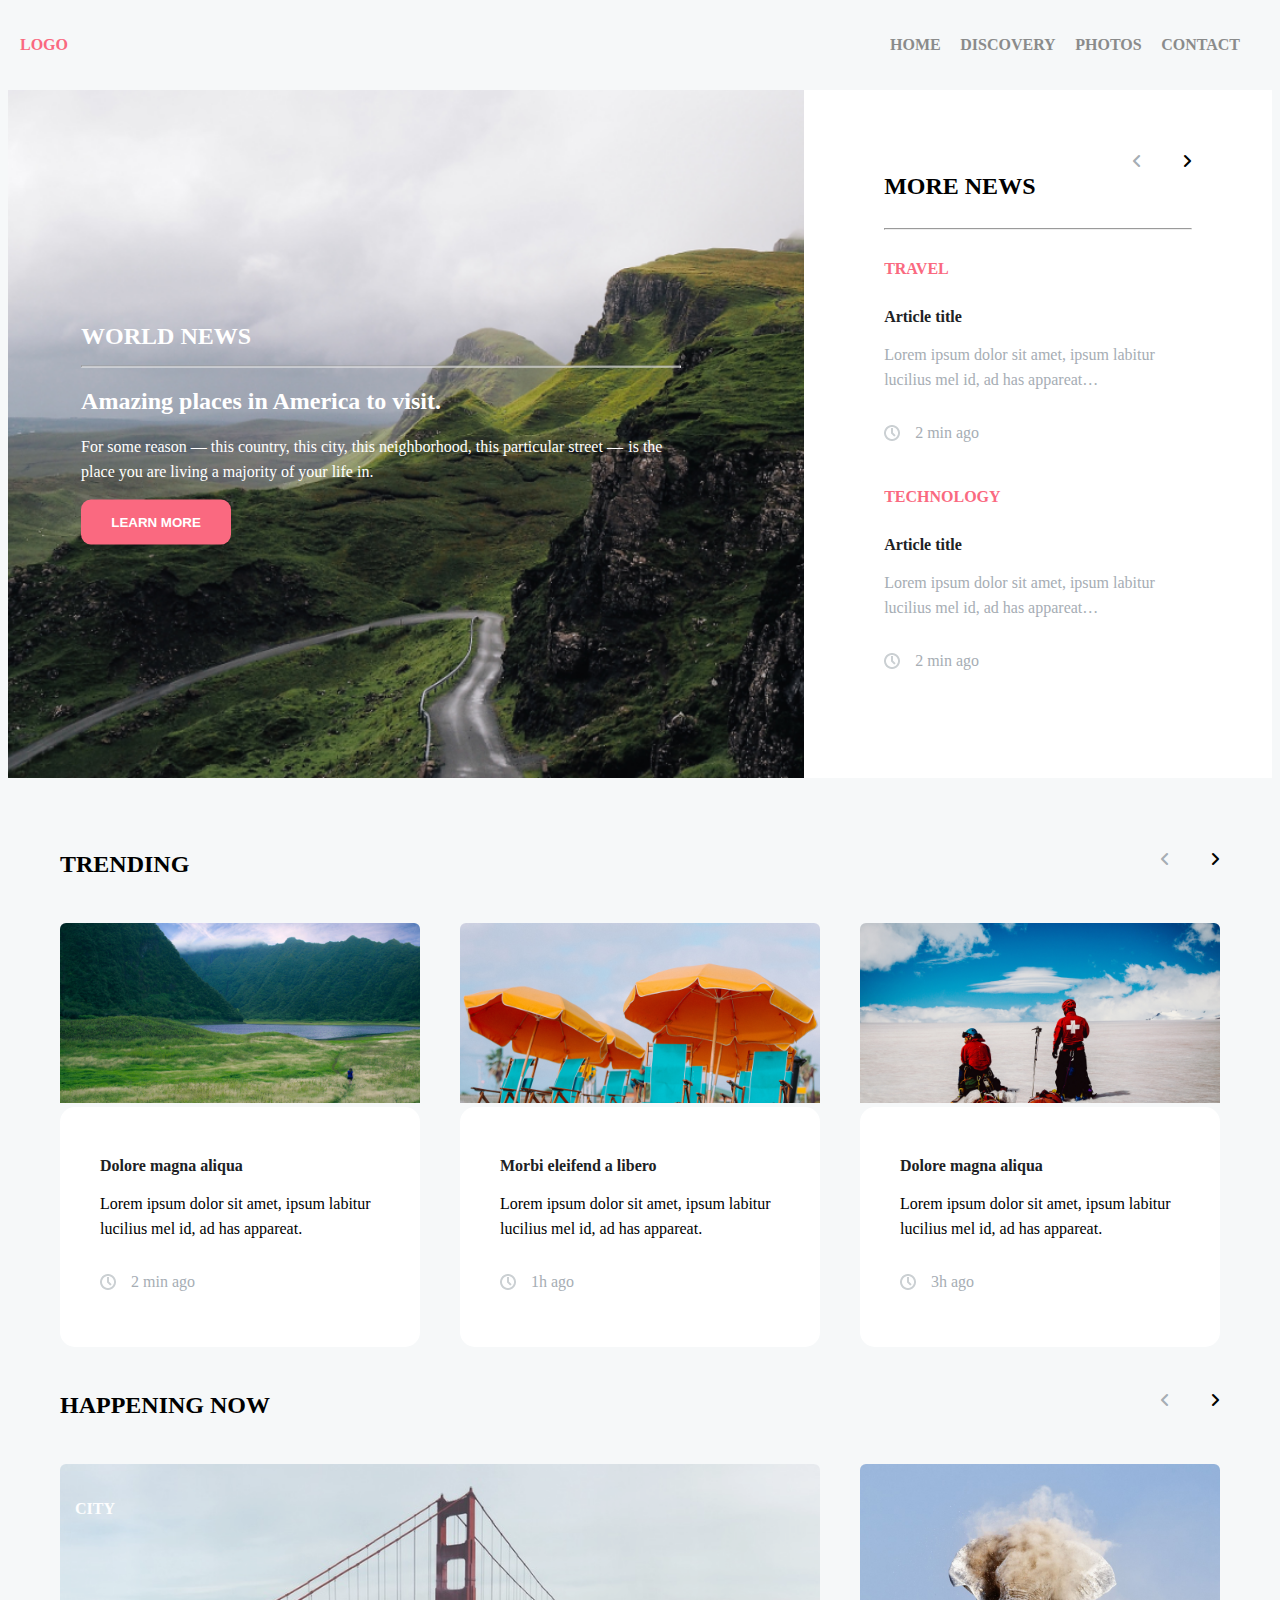
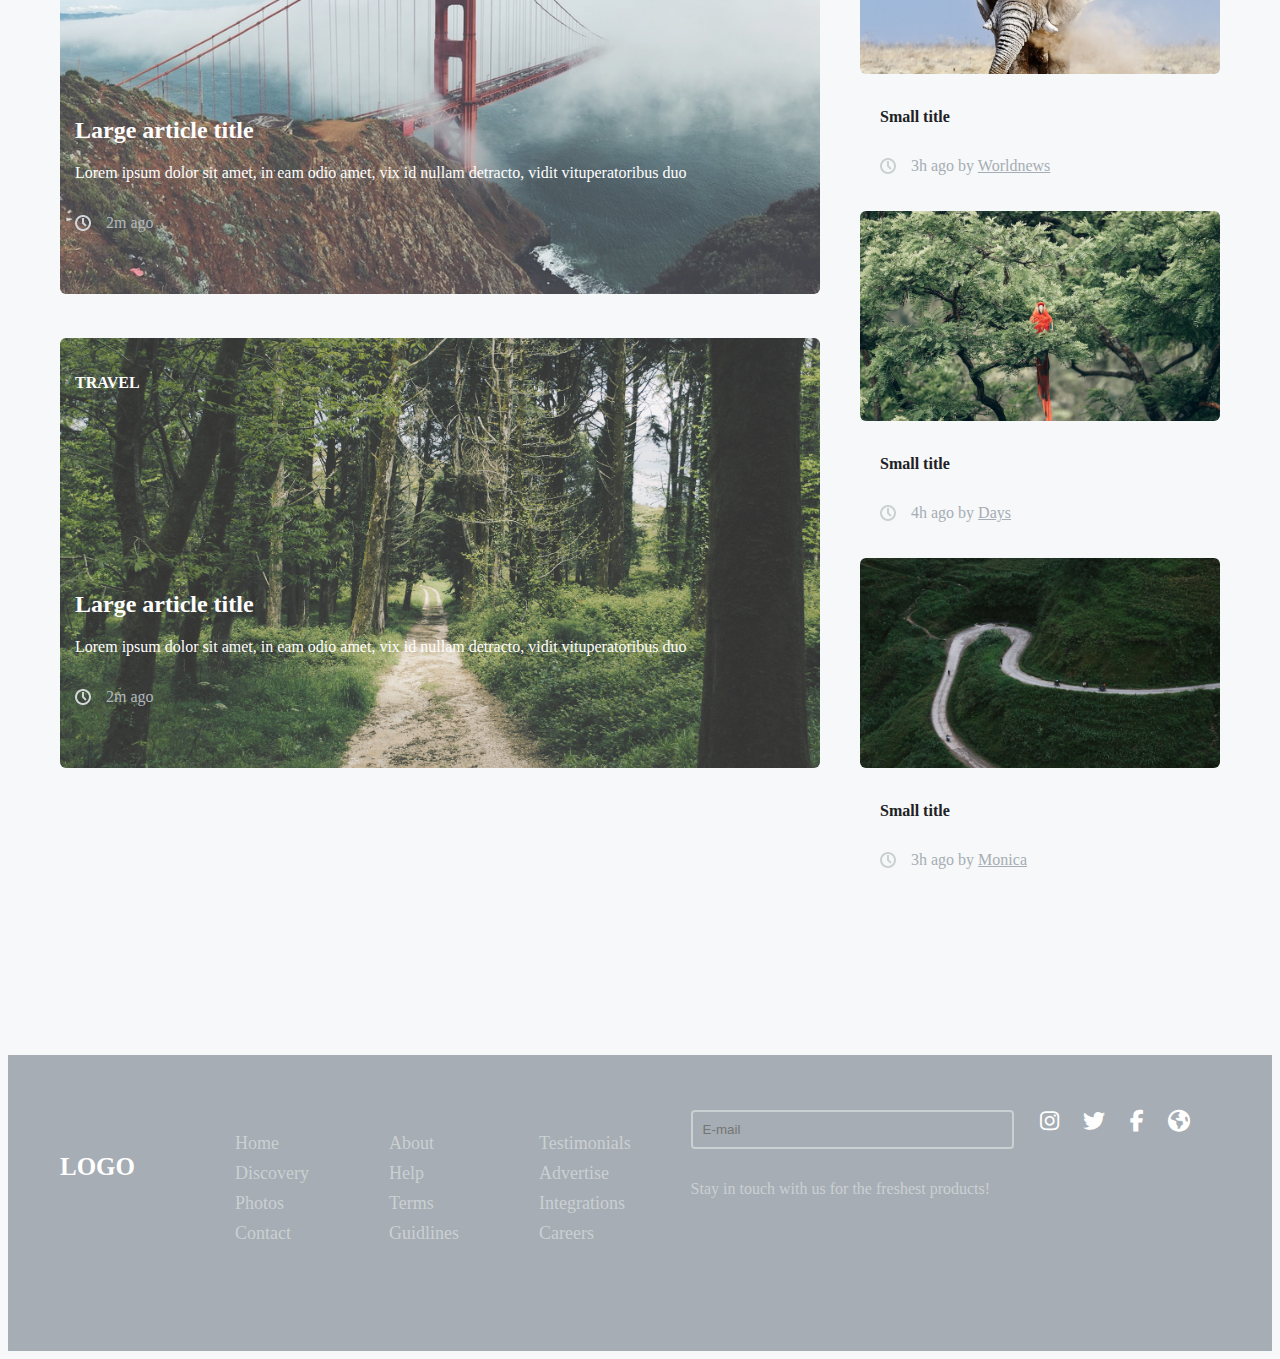
<file: index.html>
<!DOCTYPE html>
<html lang="en">

<head>
    <meta charset="UTF-8">
    <meta http-equiv="X-UA-Compatible" content="IE=edge">
    <meta name="viewport" content="width=device-width, initial-scale=1.0">
    <meta name="description" content="UniLab Assignment">
    <meta name="languages" content="HTML, CSS, JavaScript">
    <meta name="keywords" content="Travel, News">
    <meta name="author" content="Ani Bukhrashvili">
    <title>UNILAB</title>
    <link rel="stylesheet" text="text/css" href="responsive.css">
    <link rel="stylesheet" text="text/css" href="style.css">
    <link rel="stylesheet" href="https://cdnjs.cloudflare.com/ajax/libs/font-awesome/6.1.1/css/all.min.css">
</head>

<body>
    <header class="header-block">
        <div class="logo">
            <a class="logo-link" href="index.html">LOGO</a>
        </div>
        <nav class="nav-block">
            <ul class="nav-ul">
                <li><a class="li-a" href="index.html">HOME</a></li>
                <li><a class="li-a" href="discovery.html">DISCOVERY</a></li>
                <li><a class="li-a" href="photos.html">PHOTOS</a></li>
                <li><a class="li-a" href="#">CONTACT</a></li>
            </ul>
        </nav>
        <div class="hamburger">
            <div class="bar"></div>
            <div class="bar"></div>
            <div class="bar"></div>
        </div>
    </header>

    <section class="section-one">
        <div class="banner-img">
            <div class="banner-text">
                <h1 class="banner-title">WORLD NEWS</h1>
                <hr>
                <h2 class="banner-title">Amazing places in America to visit.</h2>
                <p class="p-text">For some reason — this country, this city, this neighborhood, this particular street —  is the place you are living a majority of your life in.</p>
                <a href="discovery.html"><button class="banner-button">LEARN MORE</button></a>
            </div>
        </div>
        <div class="section-one-text-div">
            <div class="section-one-title-div">
                <h2 class="section-one-title">MORE NEWS</h2>
                <div class="arrows">
                    <i class="fa-solid fa-angle-left grey"></i>
                    <a href="discovery.html"><i class="fa-solid fa-angle-right" style="color: black;"></i> </a>
                </div>
            </div>
            <hr>
            <div class="banner-side">
                <div class="section-one-text">
                    <h3 class="h3-title">TRAVEL</h3>
                    <h4 class="h4-title">Article title</h4>
                    <p class="p-text">Lorem ipsum dolor sit amet, ipsum labitur lucilius mel id, ad has appareat…</p>
                    <div class="clock-div">
                        <img class="img-clock" src="img/time.png" alt="time">
                        <p>2 min ago</p>
                    </div>
                </div>
                <div class="section-one-text">
                    <h3 class="h3-title">TECHNOLOGY</h3>
                    <h4 class="h4-title">Article title</h4>
                    <p class="p-text">Lorem ipsum dolor sit amet, ipsum labitur lucilius mel id, ad has appareat…</p>
                    <div class="clock-div">
                        <img class="img-clock" src="img/time.png" alt="time">
                        <p>2 min ago</p>
                    </div>
                </div>
            </div>
        </div>
    </section>

    <section class="section-two">
        <div class="section-title-div">
            <h2 class="section-title">TRENDING</h2>
            <div class="arrows">
                <i class="fa-solid fa-angle-left grey"></i>
                <a href="discovery.html"><i class="fa-solid fa-angle-right" style="color: black;"></i> </a>
            </div>
        </div>
        <div class="section-two-block">
            <div class="section-two-div">
                <img class="section-two-img" src="img/section2-img1.png" alt="">
                <div class="section-two-text">
                    <h4 class="h4-title">Dolore magna aliqua</h4>
                    <p class="p-text">Lorem ipsum dolor sit amet, ipsum labitur lucilius mel id, ad has appareat.</p>
                    <div class="clock-div">
                        <img class="img-clock" src="img/time.png" alt="time">
                        <p>2 min ago</p>
                    </div>
                </div>
            </div>
            <div class="section-two-div">
                <img class="section-two-img" src="img/section2-img2.png" alt="">
                <div class="section-two-text">
                    <h4 class="h4-title">Morbi eleifend a libero</h4>
                    <p class="p-text">Lorem ipsum dolor sit amet, ipsum labitur lucilius mel id, ad has appareat.</p>
                    <div class="clock-div">
                        <img class="img-clock" src="img/time.png" alt="time">
                        <p>1h ago</p>
                    </div>
                </div>
            </div>
            <div class="section-two-div">
                <img class="section-two-img" src="img/section2-img3.png" alt="">
                <div class="section-two-text">
                    <h4 class="h4-title">Dolore magna aliqua</h4>
                    <p class="p-text">Lorem ipsum dolor sit amet, ipsum labitur lucilius mel id, ad has appareat.</p>
                    <div class="clock-div">
                        <img class="img-clock" src="img/time.png" alt="time">
                        <p>3h ago</p>
                    </div>
                </div>
            </div>
        </div>
    </section>

    <section class="section-three">
        <div class="section-title-div">
            <h2 class="section-title">HAPPENING NOW</h2>
            <div class="arrows">
                <i class="fa-solid fa-angle-left grey"></i>
                <a href="discovery.html"><i class="fa-solid fa-angle-right" style="color: black;"></i> </a>
            </div>
        </div>
        <div class="section-three-block">
            <div class="section-three-left-block">
                <div class="section-three-left-div">
                    <img class="left-img" src="img/section3-img1.png" alt="section3-img1">
                    <h4 class="left-div-title">CITY</h4>
                    <div class="left-div-text">
                        <h4 class="title-h4">Large article title</h4>
                        <p>Lorem ipsum dolor sit amet, in eam odio amet, vix id nullam detracto, vidit vituperatoribus duo</p>
                        <div class="clock-div">
                            <img class="img-clock" src="img/time.png" alt="time">
                            <p>2m ago</p>
                        </div>
                    </div>
                </div>
                <div class="section-three-left-div">
                    <img class="left-img" src="img/section3-img2.png" alt="section3-img2">
                    <h4 class="left-div-title">TRAVEL</h4>
                    <div class="left-div-text">
                        <h4 class="title-h4">Large article title</h4>
                        <p>Lorem ipsum dolor sit amet, in eam odio amet, vix id nullam detracto, vidit vituperatoribus duo</p>
                        <div class="clock-div">
                            <img class="img-clock" src="img/time.png" alt="time">
                            <p>2m ago</p>
                        </div>
                    </div>
                </div>
            </div>

            <div class="section-three-right-div">
                <div class="section-three-div">
                    <img class="right-img" src="img/section3-img3.png" alt="section3-img3">
                    <div class="section-three-text">
                        <h4 class="h4-title">Small title</h4>
                        <div class="clock-div">
                            <img class="img-clock" src="img/time.png" alt="time">
                            <p>3h ago by <span style="text-decoration: underline;">Worldnews</span> </p>
                        </div>
                    </div>
                </div>
                <div class="section-three-div">
                    <img class="right-img" src="img/section3-img4.png" alt="section3-img4">
                    <div class="section-three-text">
                        <h4 class="h4-title">Small title</h4>
                        <div class="clock-div">
                            <img class="img-clock" src="img/time.png" alt="time">
                            <p>4h ago by <span style="text-decoration: underline;">Days</span> </p>
                        </div>
                    </div>
                </div>
                <div class="section-three-div">
                    <img class="right-img" src="img/section3-img5.png" alt="section3-img">
                    <div class="section-three-text">
                        <h4 class="h4-title">Small title</h4>
                        <div class="clock-div">
                            <img class="img-clock" src="img/time.png" alt="time">
                            <p>3h ago by <span style="text-decoration: underline;">Monica</span> </p>
                        </div>
                    </div>
                </div>
            </div>
        </div>
    </section>

    <footer class="footer-block">
        <div class="footer-div">
            <div class="logo-div">
                <h5 class="footer-logo">LOGO</h5>
                <ul class="footer-ul">
                    <li class="footer-li">Home</li>
                    <li class="footer-li">Discovery</li>
                    <li class="footer-li">Photos</li>
                    <li class="footer-li">Contact</li>
                </ul>
                <ul class="footer-ul">
                    <li class="footer-li">About</li>
                    <li class="footer-li">Help</li>
                    <li class="footer-li">Terms</li>
                    <li class="footer-li">Guidlines</li>
                </ul>
                <ul class="footer-ul">
                    <li class="footer-li">Testimonials</li>
                    <li class="footer-li">Advertise</li>
                    <li class="footer-li">Integrations</li>
                    <li class="footer-li">Careers</li>
                </ul>
            </div>
            <div class="email-div">
                <input type="email" id="text" name="text" placeholder="E-mail" class="email-input">
                <p>Stay in touch with us for the freshest products!</p>
            </div>
            <div class="social-icons">
                <i class="fa-brands fa-instagram"></i>
                <i class="fa-brands fa-twitter"></i>
                <i class="fa-brands fa-facebook-f"></i>
                <i class="fa-solid fa-earth-americas"></i>
            </div>
        </div>
    </footer>
    <script src="script.js"></script>
</body>

</html>
</file>
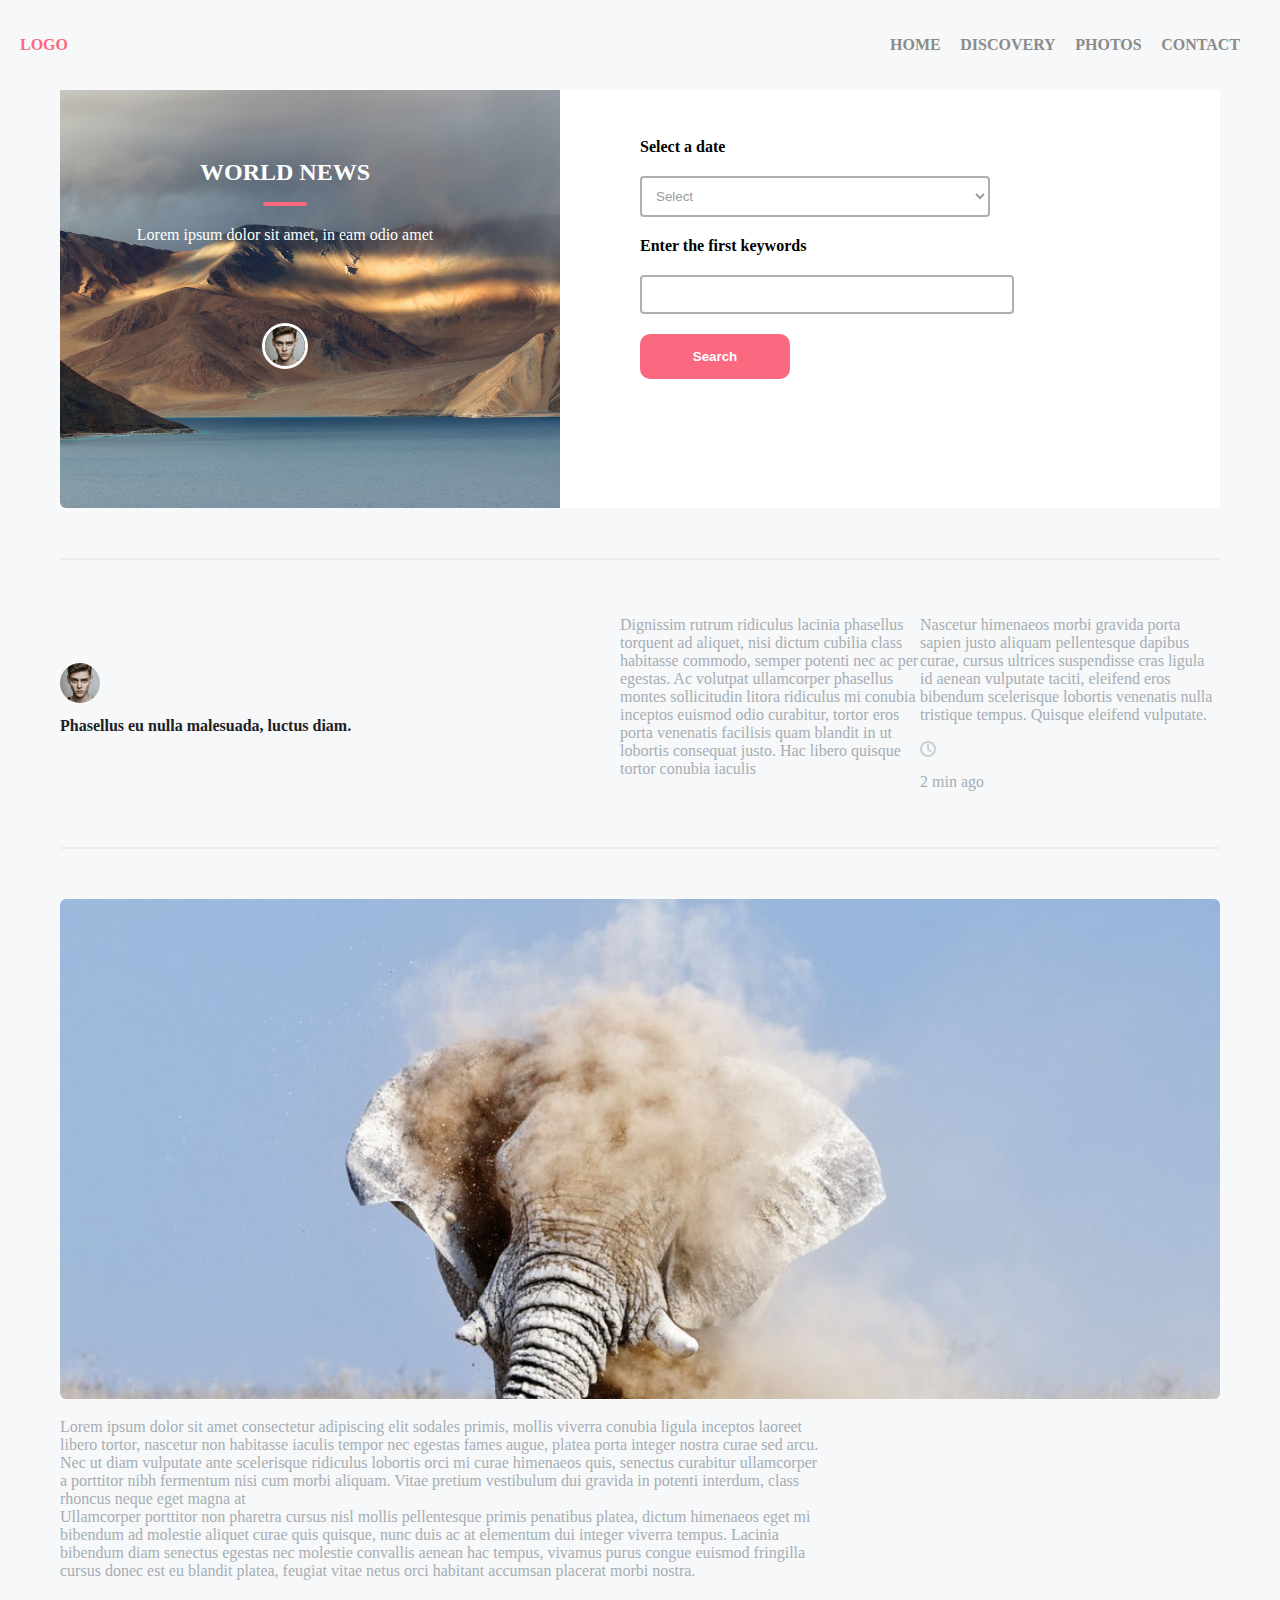
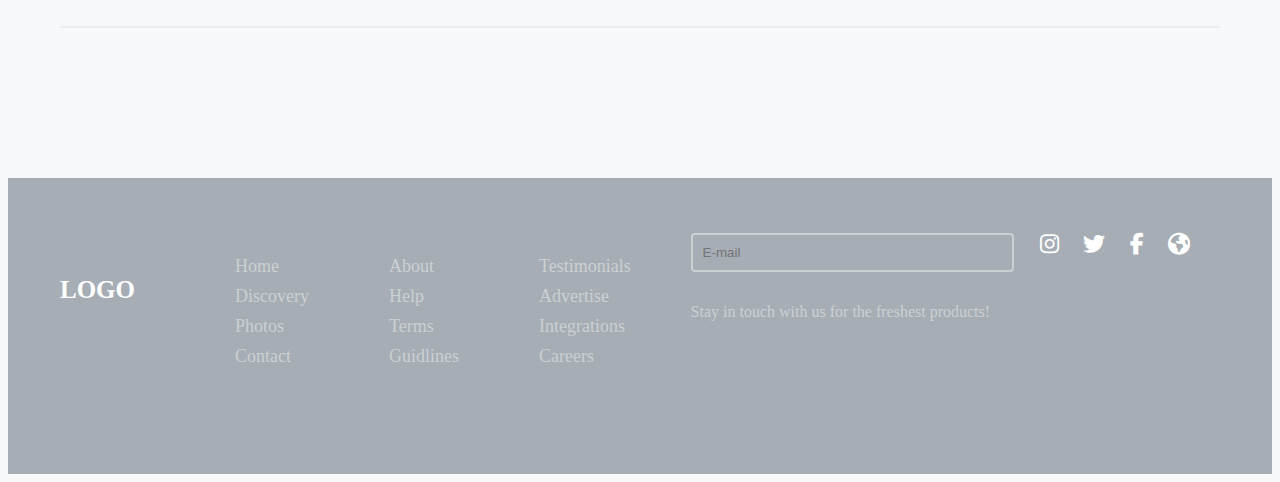
<file: discovery.html>
<!DOCTYPE html>
<html lang="en">

<head>
    <meta charset="UTF-8">
    <meta http-equiv="X-UA-Compatible" content="IE=edge">
    <meta name="viewport" content="width=device-width, initial-scale=1.0">
    <meta name="description" content="UniLab Assignment">
    <meta name="languages" content="HTML, CSS, JavaScript">
    <meta name="keywords" content="Travel, News">
    <meta name="author" content="Ani Bukhrashvili">
    <title>Discovery</title>
    <link rel="stylesheet" text="text/css" href="style.css">
    <link rel="stylesheet" text="text/css" href="responsive.css">
    <link rel="stylesheet" href="https://cdnjs.cloudflare.com/ajax/libs/font-awesome/6.1.1/css/all.min.css">

    <body>

        <header class="header-block">
            <div class="logo">
                <a class="logo-link" href="index.html">LOGO</a>
            </div>
            <nav class="nav-block">
                <ul class="nav-ul">
                    <li><a class="li-a" href="index.html">HOME</a></li>
                    <li><a class="li-a" href="discovery.html">DISCOVERY</a></li>
                    <li><a class="li-a" href="photos.html">PHOTOS</a></li>
                    <li><a class="li-a" href="#">CONTACT</a></li>
                </ul>
            </nav>
            <div class="hamburger">
                <div class="bar"></div>
                <div class="bar"></div>
                <div class="bar"></div>
            </div>
        </header>

        <section>
            <div class="discovery-section-one">
                <div class="discovery-banner-img">
                    <div class="discovery-banner-text">
                        <h1 class="banner-title">WORLD NEWS</h1>
                        <hr class="discovery-line">
                        <p class="p-text">Lorem ipsum dolor sit amet, in eam odio amet</p>
                        <img class="user-image" src="img/user.png" alt="user-img">
                    </div>
                </div>
                <div class="form-block">
                    <form action="#">
                        <label for="date">Select a date</label>
                        <div class="select-div">
                            <select id="date" name="" form="">
                            <option value="default">Select</option>
                            <option value="date">25-MAY_2022</option>
                        </select>
                        </div>

                        <label for="text">Enter the first keywords</label>
                        <div>
                            <input type="text" id="text" name="text" placeholder="">
                        </div>
                        <button class="banner-button">Search</button>
                    </form>
                </div>
            </div>
        </section>


        <section>
            <div class="discovery-section-two">
                <div class="discovery-section-div">
                    <img src="img/user.png" alt="user-img">
                    <h5 class="h4-title">Phasellus eu nulla malesuada, luctus diam.</h5>
                </div>
                <div class="discovery-section-text">
                    <div class="discovery-section-div">
                        <p>Dignissim rutrum ridiculus lacinia phasellus torquent ad aliquet, nisi dictum cubilia class habitasse commodo, semper potenti nec ac per egestas. Ac volutpat ullamcorper phasellus montes sollicitudin litora ridiculus mi conubia
                            inceptos euismod odio curabitur, tortor eros porta venenatis facilisis quam blandit in ut lobortis consequat justo. Hac libero quisque tortor conubia iaculis </p>
                    </div>
                    <div class="discovery-section-div">
                        <p>Nascetur himenaeos morbi gravida porta sapien justo aliquam pellentesque dapibus curae, cursus ultrices suspendisse cras ligula id aenean vulputate taciti, eleifend eros bibendum scelerisque lobortis venenatis nulla tristique tempus.
                            Quisque eleifend vulputate.</p>
                        <div class="clock">
                            <img class="img-clock" src="img/time.png" alt="time">
                            <p>2 min ago</p>
                        </div>
                    </div>
                </div>
            </div>
        </section>
        <section>
            <div class="discovery-section-three">
                <img class="discovery-img" src="img/discovery-img.png" alt="discovery-img">
                <p class="discovery-text">Lorem ipsum dolor sit amet consectetur adipiscing elit sodales primis, mollis viverra conubia ligula inceptos laoreet libero tortor, nascetur non habitasse iaculis tempor nec egestas fames augue, platea porta integer nostra curae sed arcu.
                    Nec ut diam vulputate ante scelerisque ridiculus lobortis orci mi curae himenaeos quis, senectus curabitur ullamcorper a porttitor nibh fermentum nisi cum morbi aliquam. Vitae pretium vestibulum dui gravida in potenti interdum, class
                    rhoncus neque eget magna at <br> Ullamcorper porttitor non pharetra cursus nisl mollis pellentesque primis penatibus platea, dictum himenaeos eget mi bibendum ad molestie aliquet curae quis quisque, nunc duis ac at elementum dui integer
                    viverra tempus. Lacinia bibendum diam senectus egestas nec molestie convallis aenean hac tempus, vivamus purus congue euismod fringilla cursus donec est eu blandit platea, feugiat vitae netus orci habitant accumsan placerat morbi nostra.</p>
            </div>
        </section>

        <footer class="footer-block">
            <div class="footer-div">
                <div class="logo-div">
                    <h5 class="footer-logo">LOGO</h5>
                    <ul class="footer-ul">
                        <li class="footer-li">Home</li>
                        <li class="footer-li">Discovery</li>
                        <li class="footer-li">Photos</li>
                        <li class="footer-li">Contact</li>
                    </ul>
                    <ul class="footer-ul">
                        <li class="footer-li">About</li>
                        <li class="footer-li">Help</li>
                        <li class="footer-li">Terms</li>
                        <li class="footer-li">Guidlines</li>
                    </ul>
                    <ul class="footer-ul">
                        <li class="footer-li">Testimonials</li>
                        <li class="footer-li">Advertise</li>
                        <li class="footer-li">Integrations</li>
                        <li class="footer-li">Careers</li>
                    </ul>
                </div>
                <div class="email-div">
                    <input type="email" id="text" name="text" placeholder="E-mail" class="email-input">
                    <p>Stay in touch with us for the freshest products!</p>
                </div>
                <div class="social-icons">
                    <i class="fa-brands fa-instagram"></i>
                    <i class="fa-brands fa-twitter"></i>
                    <i class="fa-brands fa-facebook-f"></i>
                    <i class="fa-solid fa-earth-americas"></i>
                </div>
            </div>
        </footer>
        <script src="script.js"></script>


    </body>

</html>
</file>
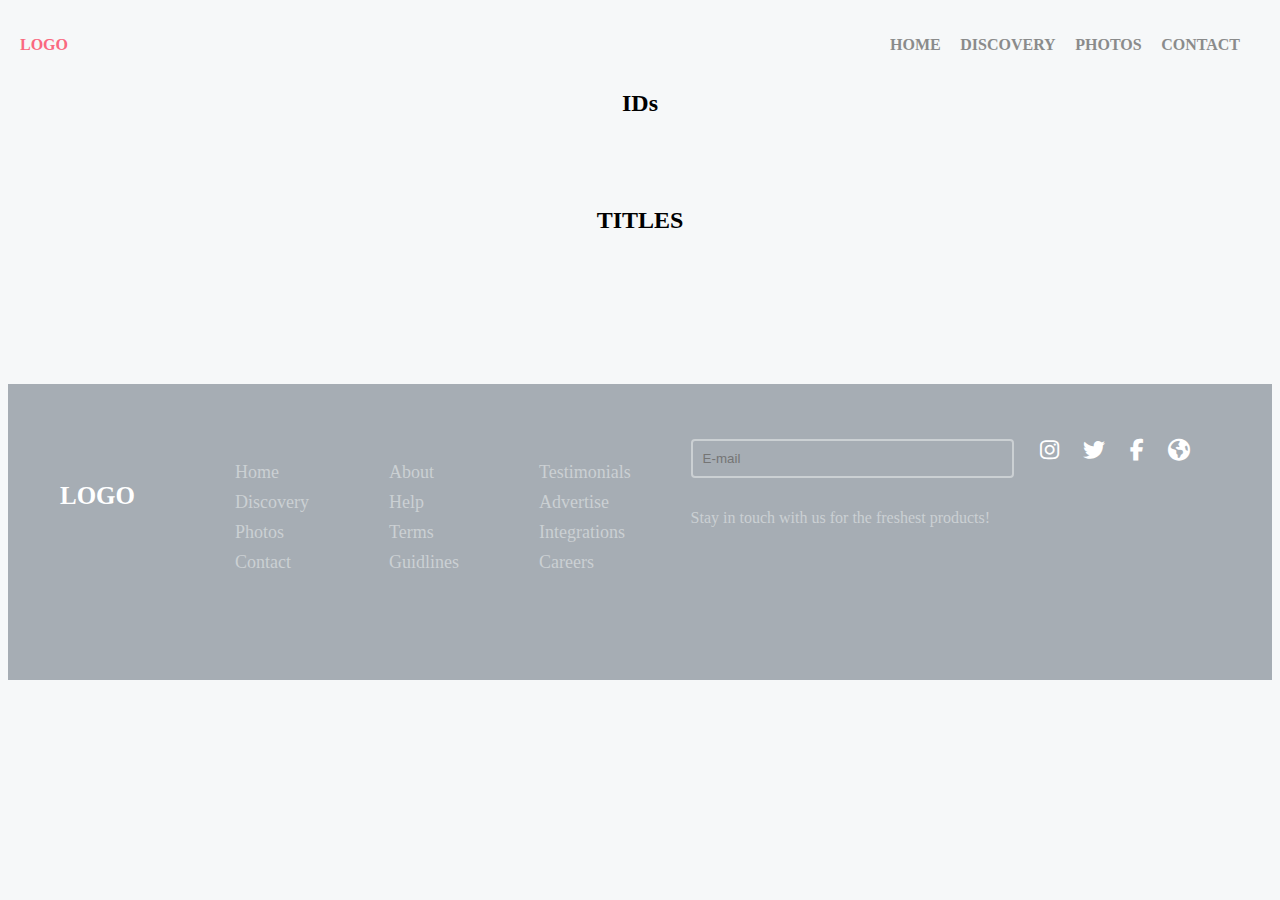
<file: photos.html>
<!DOCTYPE html>
<html lang="en">

<head>
    <meta charset="UTF-8">
    <meta http-equiv="X-UA-Compatible" content="IE=edge">
    <meta name="viewport" content="width=device-width, initial-scale=1.0">
    <meta name="description" content="UniLab Assignment">
    <meta name="languages" content="HTML, CSS, JavaScript">
    <meta name="keywords" content="Travel, News">
    <meta name="author" content="Ani Bukhrashvili">
    <link rel="stylesheet" text="text/css" href="style.css">
    <link rel="stylesheet" text="text/css" href="responsive.css">
    <link rel="stylesheet" href="https://cdnjs.cloudflare.com/ajax/libs/font-awesome/6.1.1/css/all.min.css">
    <title>Photos</title>
</head>

<body>
    <header class="header-block">
        <div class="logo">
            <a class="logo-link" href="index.html">LOGO</a>
        </div>
        <nav class="nav-block">
            <ul class="nav-ul">
                <li><a class="li-a" href="index.html">HOME</a></li>
                <li><a class="li-a" href="discovery.html">DISCOVERY</a></li>
                <li><a class="li-a" href="photos.html">PHOTOS</a></li>
                <li><a class="li-a" href="#">CONTACT</a></li>
            </ul>
        </nav>
        <div class="hamburger">
            <div class="bar"></div>
            <div class="bar"></div>
            <div class="bar"></div>
        </div>
    </header>

    <div class="id-div">
        <h2 style="color: #000; text-align: center;">IDs</h2>
        <h3 id="id-text"></h3>
    </div>

    <div class="title-div">
        <h2 style="color: #000; text-align: center;">TITLES</h2>
        <h3 id="title-text"></h3>
    </div>


    <footer class="footer-block">
        <div class="footer-div">
            <div class="logo-div">
                <h5 class="footer-logo">LOGO</h5>
                <ul class="footer-ul">
                    <li class="footer-li">Home</li>
                    <li class="footer-li">Discovery</li>
                    <li class="footer-li">Photos</li>
                    <li class="footer-li">Contact</li>
                </ul>
                <ul class="footer-ul">
                    <li class="footer-li">About</li>
                    <li class="footer-li">Help</li>
                    <li class="footer-li">Terms</li>
                    <li class="footer-li">Guidlines</li>
                </ul>
                <ul class="footer-ul">
                    <li class="footer-li">Testimonials</li>
                    <li class="footer-li">Advertise</li>
                    <li class="footer-li">Integrations</li>
                    <li class="footer-li">Careers</li>
                </ul>
            </div>
            <div class="email-div">
                <input type="email" id="text" name="text" placeholder="E-mail" class="email-input">
                <p>Stay in touch with us for the freshest products!</p>
            </div>
            <div class="social-icons">
                <i class="fa-brands fa-instagram"></i>
                <i class="fa-brands fa-twitter"></i>
                <i class="fa-brands fa-facebook-f"></i>
                <i class="fa-solid fa-earth-americas"></i>
            </div>
        </div>
    </footer>
    <script src="script.js"></script>
</body>

</html>
</file>
<file: responsive.css>
@media(max-width:1225px) {
    .section-one {
        flex-direction: column;
    }
    .banner-img {
        max-width: 1225px;
        width: 100%;
    }
}

@media(max-width:1156px) {
    .section-two-block {
        flex-direction: column;
        align-items: center;
    }
    .section-two-div {
        max-width: 600px;
        width: 100%;
        margin-top: 20px;
    }
    .section-title-div {
        max-width: 600px;
    }
    .section-three-block {
        flex-direction: column;
        align-items: center;
    }
    .section-three-right-div {
        max-width: 1160px;
        width: 100%;
        display: flex;
        flex-direction: column;
        align-items: center;
    }
    .section-three-div {
        max-width: 600px;
        width: 100%;
        margin-top: 20px;
    }
    .discovery-section-one {
        max-width: 580px;
        width: 100%;
        flex-direction: column;
        margin: 0 auto;
    }
    .discovery-section-two {
        flex-direction: column;
        align-items: center;
        padding: 20px;
    }
}

@media(max-width: 768px) {
    .banner-side {
        display: flex;
    }
    .section-two-block {
        display: flex;
        flex-direction: row;
    }
    .section-two-div {
        width: 100%;
        margin: 15px;
    }
    .section-three-block {
        max-width: 680px;
        width: 100%;
    }
    .section-three-right-div {
        display: flex;
        flex-direction: row;
    }
    .section-three-div {
        width: 100%;
        margin: 15px;
    }
    .footer-div {
        padding: 50px;
    }
    .discovery-section-two {
        flex-direction: column;
        align-items: flex-start;
        padding: 20px;
    }
}

@media(max-width:650px) {
    .nav-block {
        display: none;
    }
    .nav-block.activeNavigation {
        display: block;
    }
    .header-block {
        flex-direction: column;
    }
    .nav-ul {
        margin-top: 30px;
        flex-direction: column;
        align-items: flex-start;
    }
    .li-a {
        margin-top: 20px;
        margin-bottom: 20px;
    }
    .header-block {
        padding: 13px 0px;
    }
}

@media(max-width: 580px) {
    .logo-div {
        flex-direction: column;
    }
    .banner-text {
        padding: 50px;
    }
    .email-div {
        display: flex;
        flex-wrap: wrap;
    }
}

@media(max-width: 580px) {
    .banner-side {
        flex-direction: column;
    }
    .arrows {
        max-width: 40px;
    }
    .section-two-block {
        flex-direction: column;
    }
    .section-three {
        padding: 10px;
    }
    .left-div-title {
        margin-bottom: 50px;
    }
    .left-img {
        height: 300px;
        object-fit: cover;
    }
    .left-div-text {
        bottom: 12px;
    }
    .section-three-right-div {
        flex-direction: column;
    }
    .discovery-section-text {
        flex-direction: column;
        align-items: flex-start;
    }
    .discovery-section-div {
        margin-top: 25px;
    }
}

@media(max-width: 375px) {
    .header-block {
        max-width: 275px;
        width: 100%;
        border-bottom-right-radius: 7px;
        flex-direction: column;
    }
    .icon-menu {
        display: block;
    }
    .nav-ul {
        padding-left: 20px;
    }
    .li-a {
        display: flex;
        justify-content: center;
        align-items: center;
    }
    .icon-menu {
        margin-right: 5px;
        color: #707070;
    }
}
</file>
<file: style.css>
body {
    background-color: #F6F8F9;
    font-family: 'Roboto';
}


/* header */

.logo-link {
    color: #FA6980;
    text-decoration: none;
}

.header-block {
    display: flex;
    justify-content: space-between;
    align-items: center;
    font-weight: 900;
    padding: 20px;
    position: fixed;
    top: 0;
    left: 0;
    width: 100%;
    background-color: #F6F8F9;
    z-index: 1;
}

.li-a {
    color: #707070;
    text-decoration: none;
    opacity: 80%;
}

.nav-block {
    max-width: 450px;
    width: 100%;
}

.nav-ul {
    display: flex;
    justify-content: space-between;
    align-items: center;
    list-style-type: none;
    margin-right: 60px;
    cursor: pointer;
}


/* hamburger bar */

.hamburger {
    display: none;
    cursor: pointer;
    left: 10px;
}

.bar {
    display: block;
    width: 25px;
    height: 3px;
    margin: 5px auto;
}


/* section one */

.section-one {
    max-width: 1560px;
    width: 100%;
    margin: 73px auto;
    display: flex;
    border-radius: 15px;
}

.banner-img {
    background-image: url("img/banner.png");
    max-width: 830px;
    width: 100%;
    height: 705px;
    background-repeat: no-repeat;
    background-size: cover;
    position: relative;
}


/* banner */

.banner-text {
    max-width: 600px;
    width: 100%;
    position: absolute;
    top: 50%;
    left: 50%;
    transform: translate(-50%, -50%);
    color: white;
    padding-right: 50px;
}

.p-text {
    margin: 16px 0px;
    line-height: 25px;
}

.banner-title {
    font-size: 24px;
    font-weight: 900;
}

.banner-button {
    max-width: 150px;
    width: 100%;
    border: none;
    background-color: #FA6980;
    color: white;
    padding: 15px 30px;
    border-radius: 10px;
    font-weight: 700;
    cursor: pointer;
}

.arrows {
    max-width: 60px;
    width: 100%;
    display: flex;
    justify-content: space-between;
}

.section-one-text-div {
    padding: 80px;
    background-color: white;
}

.section-one-title-div {
    display: flex;
    justify-content: space-between;
}

.section-one-title {
    font-size: 24px;
    font-weight: 900;
}

.h3-title {
    color: #FA6980;
    margin: 30px 0;
    font-size: 16px;
    font-weight: 800;
}

.h4-title {
    color: #202124;
    margin: 10px 0px 10px 0px;
    font-size: 16px;
    font-weight: 800;
}

.section-one-text {
    color: #A6ADB4;
}

.clock-div {
    display: flex;
    margin-top: 15px;
    color: #A6ADB4;
}

.img-clock {
    margin-right: 15px;
    width: 1em;
    height: 1em;
    margin-top: 17px;
    display: block;
}

.grey {
    color: #A6ADB4;
}


/* section two */

.section-two-block {
    max-width: 1160px;
    width: 100%;
    margin: 0 auto;
    display: flex;
    justify-content: space-between;
}

.section-two-div,
.section-three-div {
    max-width: 360px;
    width: 100%;
    border-radius: 15px;
}

.section-two-img {
    width: 100%;
}

.section-two-text {
    padding: 40px;
    background-color: white;
    border-radius: 15px;
}

.section-title {
    max-width: 1160px;
    width: 100%;
    margin: 0 auto;
    font-size: 24px;
    font-weight: 900;
}

.section-title-div {
    max-width: 1160px;
    width: 100%;
    display: flex;
    margin: 0 auto;
    margin-top: 45px;
    margin-bottom: 45px;
}


/* section three */

.section-three-left-div {
    max-width: 767px;
    width: 100%;
    position: relative;
    border-radius: 15px;
    opacity: 85%;
}

.left-img,
.right-img {
    width: 100%;
}

.left-div-title {
    position: absolute;
    top: 15px;
    left: 15px;
    color: white;
}

.left-div-text {
    position: absolute;
    bottom: 50px;
    left: 15px;
    color: white;
}

.title-h4 {
    color: white;
    margin: 0px 0px 20px 0px;
    font-size: 24px;
    font-weight: 800;
}

.section-three-text {
    padding: 20px;
    border-radius: 15px;
}

.section-three-block {
    max-width: 1160px;
    width: 100%;
    margin: 0 auto;
    display: flex;
    justify-content: space-between;
}

.section-three-left-div:nth-child(2) {
    margin-top: 40px;
}


/* footer */

.footer-block {
    padding: 55px 0px;
    background-color: #A6ADB4;
    margin-top: 150px;
}

.footer-div {
    max-width: 1160px;
    width: 100%;
    display: flex;
    flex-wrap: wrap;
    justify-content: space-between;
    background-color: #A6ADB4;
    color: #CBD0D3;
    margin: 0 auto;
}

.logo-div {
    display: flex;
    color: #CBD0D3;
    font-size: 18px;
    margin-bottom: 30px;
}

input[type=email] {
    background-color: #A6ADB4;
    outline: none;
    border: 2px solid #CBD0D3;
    max-width: 350px;
    width: 100%;
    border-radius: 4px;
    line-height: 2px;
    padding: 10px;
    margin-bottom: 15px;
}

.icon {
    position: absolute;
    top: 13px;
    right: 5px;
    color: white;
}

.social-icons {
    max-width: 150px;
    width: 100%;
    display: flex;
    justify-content: space-between;
    flex-wrap: wrap;
    color: white;
    font-size: 22px;
    margin-right: 30px;
}

.footer-logo {
    color: white;
    font-weight: 900;
    line-height: 30px;
    margin-right: 60px;
    font-size: 25px;
}

.footer-li {
    line-height: 30px;
}

.footer-ul {
    margin-right: 40px;
    list-style-type: none;
}

.email-div {
    margin-right: 30px;
}


/* discovery page */

.discovery-banner-img {
    background-image: url("img/discovery-banner.png");
    max-width: 580px;
    width: 100%;
    height: 500px;
    background-repeat: no-repeat;
    background-size: cover;
    position: relative;
}

.discovery-banner-text {
    max-width: 600px;
    width: 100%;
    position: absolute;
    top: 50%;
    left: 50%;
    transform: translate(-50%, -50%);
    color: white;
    padding-right: 50px;
    text-align: center;
}

.user-image {
    border: 3px solid rgb(255, 255, 255);
    border-radius: 50%;
    margin-top: 60px;
}

.discovery-line {
    max-width: 40px;
    width: 100%;
    border: 2px solid #FA6980;
    border-radius: 3px;
    background-color: #FA6980;
}

.select-input {
    border: none;
    border-radius: 15px;
}

select,
input[type=text] {
    max-width: 350px;
    width: 100%;
    background-color: white;
    border: 2px solid rgb(175, 175, 175);
    border-radius: 4px;
    line-height: 2px;
    padding: 10px;
    margin: 20px 0;
    color: #9b9b9b;
}

.form-block {
    max-width: 580px;
    width: 100%;
    padding: 80px;
    background-color: white;
    font-weight: 700;
    margin-top: 50px;
}

.discovery-section-one {
    max-width: 1160px;
    width: 100%;
    display: flex;
    margin: 3px auto;
}

.discovery-nav {
    max-width: 200px;
    width: 100%;
    display: flex;
    justify-content: space-between;
    align-items: center;
}

.discovery-icons {
    max-width: 1160px;
    width: 100%;
    display: flex;
    justify-content: space-between;
    margin: 0 auto;
}

.discovery-section-div {
    max-width: 300px;
    width: 100%;
    color: #A6ADB4;
}

.discovery-section-two {
    max-width: 1160px;
    width: 100%;
    display: flex;
    justify-content: space-between;
    align-items: center;
    margin: 50px auto;
    padding: 40px 0;
    border-top: 2px solid #EBEDED;
    border-bottom: 2px solid #EBEDED;
}

.discovery-text {
    max-width: 760px;
    width: 100%;
    margin-top: 15px;
    color: #A6ADB4;
}

.discovery-section-three {
    max-width: 1160px;
    width: 100%;
    margin: 15px auto;
    padding-bottom: 30px;
    border-bottom: 2px solid #EBEDED;
}

.discovery-img {
    max-width: 1160px;
    width: 100%;
}

.discovery-section-text {
    display: flex;
}


/* photos page */

.title-div,
.id-div {
    margin-top: 90px;
    width: 100%;
    color: #A6ADB4;
}
</file>
